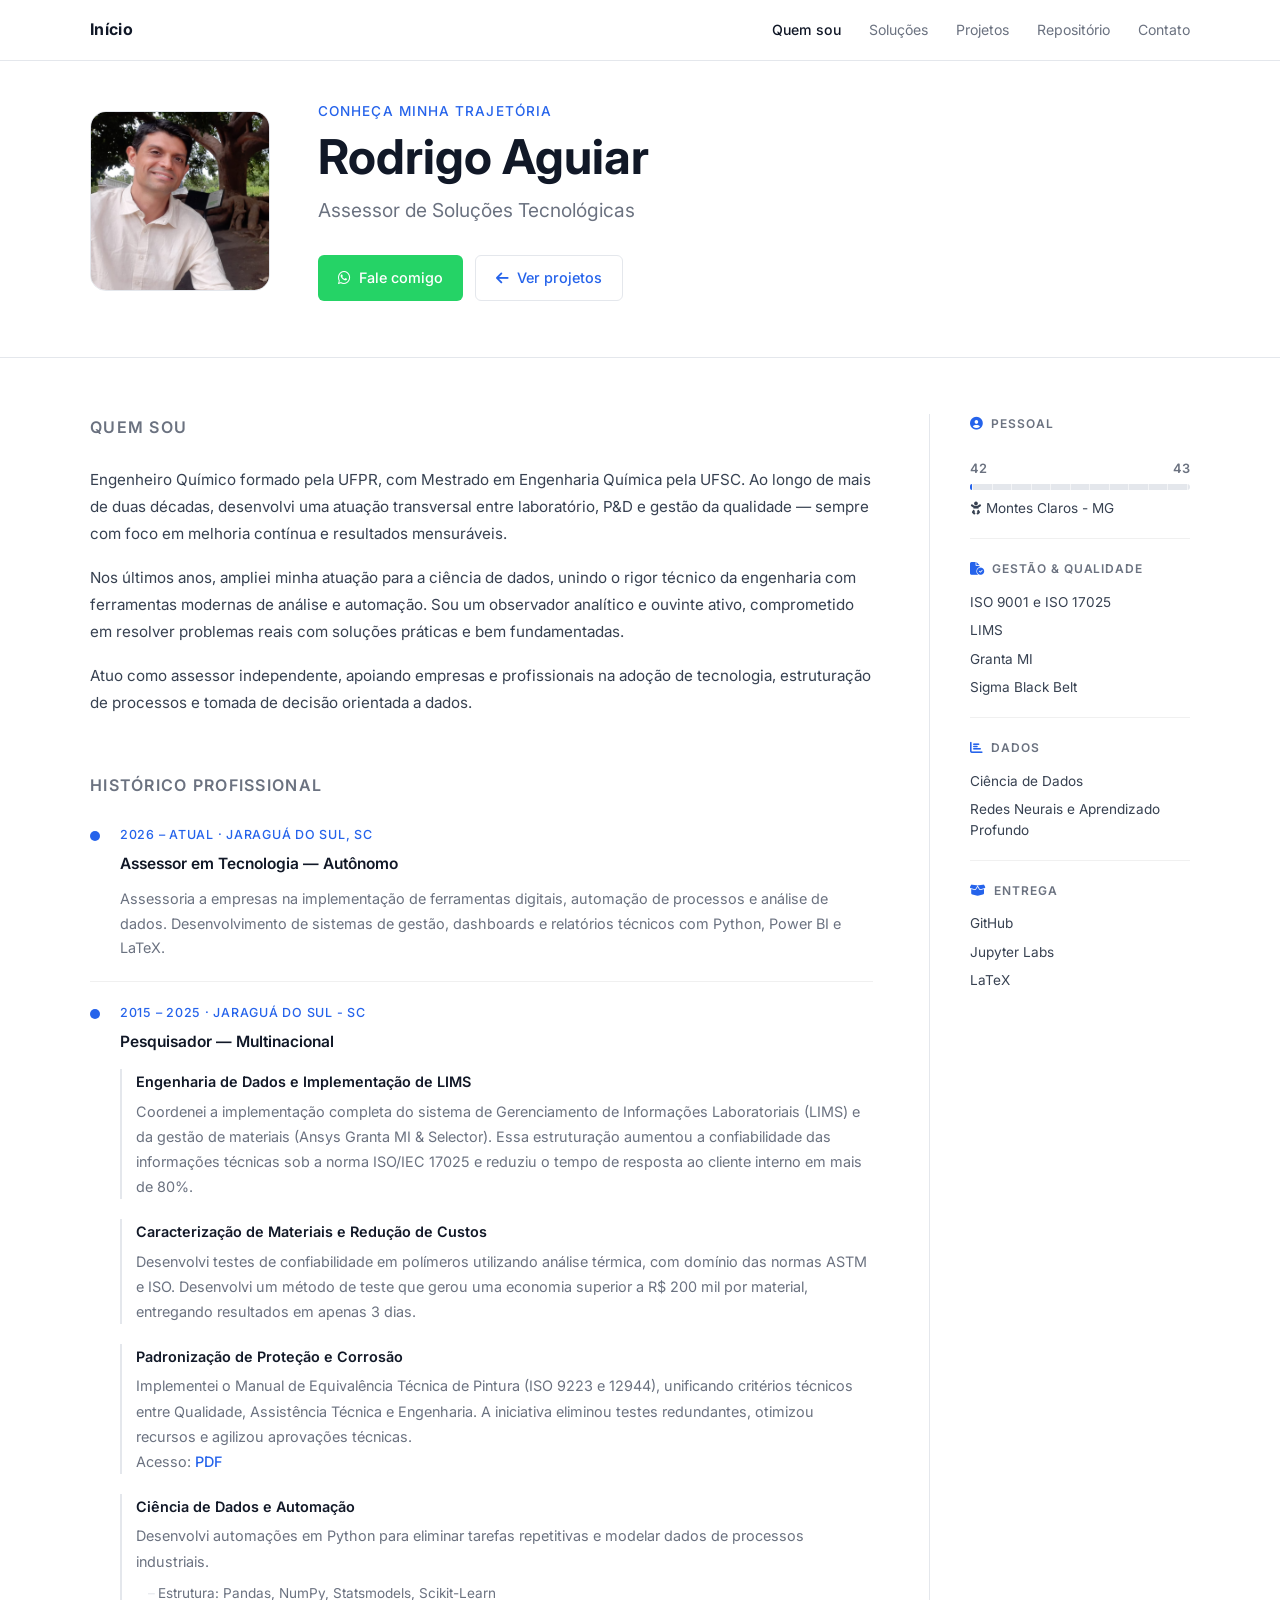
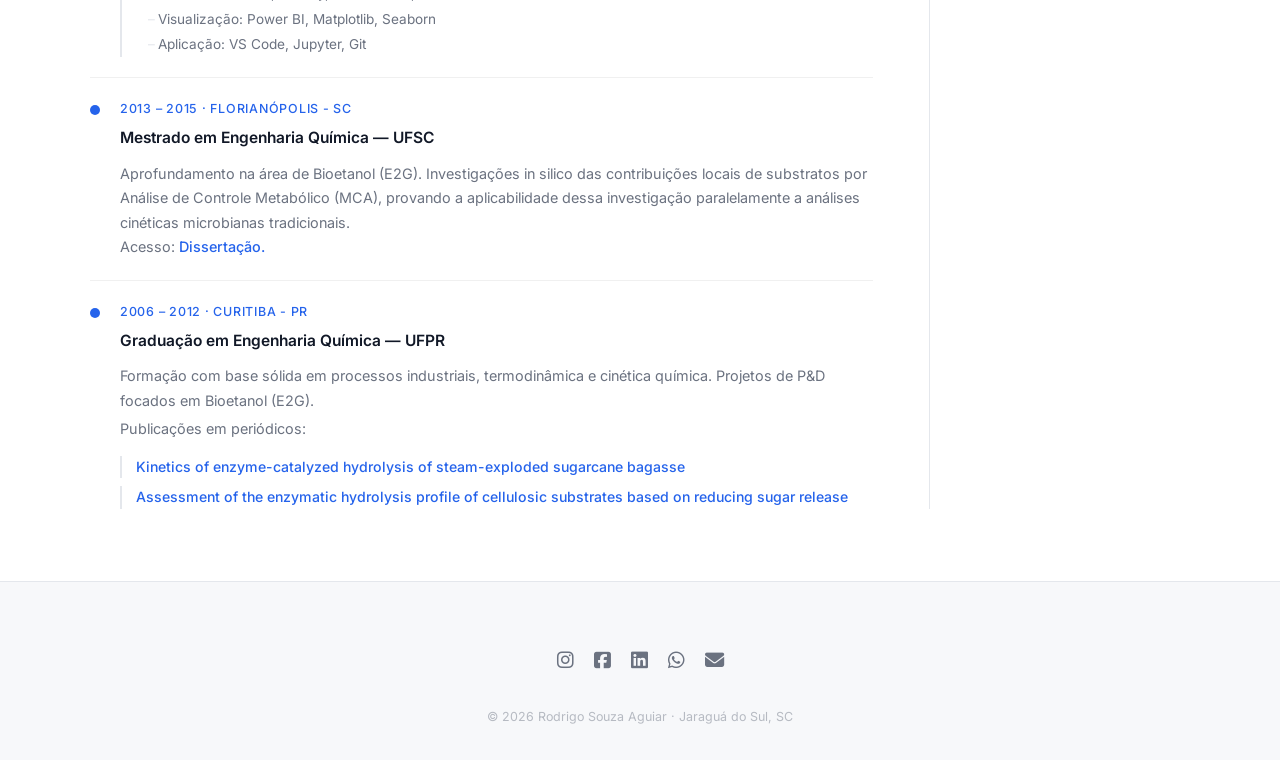
<file: quemsou.html>
<!DOCTYPE html>
<html lang="pt-BR">

<head>
    <meta charset="UTF-8" />
    <meta name="viewport" content="width=device-width, initial-scale=1.0" />
    <title>Quem sou | Rodrigo Aguiar</title>
    <link rel="preconnect" href="https://fonts.googleapis.com" />
    <link rel="preconnect" href="https://fonts.gstatic.com" crossorigin />
    <link href="https://fonts.googleapis.com/css2?family=Inter:wght@300;400;500;600;700&display=swap"
        rel="stylesheet" />
    <link rel="stylesheet" href="https://cdnjs.cloudflare.com/ajax/libs/font-awesome/6.5.0/css/all.min.css" />
    <link rel="stylesheet" href="style.css" />
    <meta name="description" content="Saiba mais sobre a trajetória de Rodrigo Aguiar, Engenheiro Químico e Assessor de Tecnologia com vasta experiência em P&D, gestão da qualidade e ciência de dados." />
    
    <!-- Open Graph -->
    <meta property="og:title" content="Quem sou | Rodrigo Aguiar" />
    <meta property="og:description" content="Trajetória profissional e acadêmica de Rodrigo Aguiar." />
    <meta property="og:type" content="website" />
    <meta property="og:url" content="https://raguiareng.github.io/portfolio/quemsou.html" />
    <meta property="og:image" content="https://raguiareng.github.io/portfolio/images/Rodrigo_Chile.png" />

    <!-- Google tag (gtag.js) -->
    <script async src="https://www.googletagmanager.com/gtag/js?id=G-W9BK12L6K0"></script>
    <script>
        window.dataLayer = window.dataLayer || [];
        function gtag() { dataLayer.push(arguments); }
        gtag('js', new Date());

        gtag('config', 'G-W9BK12L6K0');
    </script>

</head>

<body>

    <!-- ========== NAVBAR ========== -->
    <header class="navbar">
        <div class="container navbar__inner">
            <span class="navbar__logo"><a href="/">Início</a></span>
            <button class="navbar__toggle" aria-label="Abrir menu de navegação">
                <i class="fa-solid fa-bars"></i>
            </button>
            <nav class="navbar__links">
                <a href="quemsou.html" class="navbar__link--active">Quem sou</a>
                <!-- Note a classe 'navbar__link--active' aqui -->
                <a href="/#solucoes">Soluções</a>
                <a href="/#projeto">Projetos</a>
                <a href="/#repositorio">Repositório</a>
                <a href="#contato">Contato</a>
            </nav>
        </div>
    </header>

    <!-- ========== PAGE HEADER ========== -->
    <section class="page-header">
        <div class="container page-header__inner">
            <img src="images/Rodrigo_Chile.png" alt="Foto de perfil de Rodrigo Aguiar" class="page-header__photo" />
            <div class="page-header__text">
                <p class="hero__greeting">Conheça minha trajetória</p>
                <h1 class="hero__name">Rodrigo Aguiar</h1>
                <h2 class="hero__role">Assessor de Soluções Tecnológicas</h2>
                <div class="hero__actions">
                    <a href="https://wa.me/5547992704018?text=Olá%20Rodrigo.%20Entro%20em%20contato%20através%20do%20seu%20site."
                        target="_blank" rel="noopener noreferrer" class="btn btn--whatsapp">
                        <i class="fa-brands fa-whatsapp"></i> Fale comigo
                    </a>
                    <a href="index.html#projeto" class="btn btn--outline">
                        <i class="fa-solid fa-arrow-left"></i> Ver projetos
                    </a>
                </div>
            </div>
        </div>
    </section>

    <!-- ========== LAYOUT PRINCIPAL ========== -->
    <div class="container layout">

        <!-- ========== CONTEÚDO PRINCIPAL ========== -->
        <main class="layout__main">

            <!-- QUEM SOU -->
            <section id="sobre" class="section">
                <h2 class="section__title">Quem sou</h2>

                <p class="about__paragraph">
                    Engenheiro Químico formado pela UFPR, com Mestrado em Engenharia Química
                    pela UFSC. Ao longo de mais de duas décadas, desenvolvi uma atuação
                    transversal entre laboratório, P&D e gestão da qualidade — sempre com
                    foco em melhoria contínua e resultados mensuráveis.
                </p>
                <p class="about__paragraph">
                    Nos últimos anos, ampliei minha atuação para a ciência de dados, unindo
                    o rigor técnico da engenharia com ferramentas modernas de análise e
                    automação. Sou um observador analítico e ouvinte ativo, comprometido em
                    resolver problemas reais com soluções práticas e bem fundamentadas.
                </p>
                <p class="about__paragraph">
                    Atuo como assessor independente, apoiando empresas e profissionais na
                    adoção de tecnologia, estruturação de processos e tomada de decisão
                    orientada a dados.
                </p>
            </section>

            <!-- HISTÓRICO PROFISSIONAL -->
            <section id="historico" class="section">
                <h2 class="section__title">Histórico Profissional</h2>

                <div class="timeline">

                    <div class="timeline__item">
                        <div class="timeline__marker"></div>
                        <div class="timeline__content">
                            <span class="timeline__period">2026 – atual · Jaraguá do Sul, SC</span>
                            <h3 class="timeline__title">Assessor em Tecnologia — Autônomo</h3>
                            <p class="timeline__desc">
                                Assessoria a empresas na implementação de ferramentas digitais,
                                automação de processos e análise de dados. Desenvolvimento de
                                sistemas de gestão, dashboards e relatórios técnicos com Python, Power BI e LaTeX.
                            </p>
                        </div>
                    </div>

                    <!-- ITEM: Pesquisador — Multinacional -->
                    <div class="timeline__item">
                        <div class="timeline__marker"></div>
                        <div class="timeline__content">
                            <span class="timeline__period">2015 – 2025 · Jaraguá do Sul - SC</span>
                            <h3 class="timeline__title">Pesquisador — Multinacional</h3>
                            <ul class="timeline__list">

                                <li>
                                    <b>Engenharia de Dados e Implementação de LIMS</b>
                                    Coordenei a implementação completa do sistema de Gerenciamento de
                                    Informações Laboratoriais (LIMS) e da gestão de materiais (Ansys Granta
                                    MI & Selector). Essa estruturação aumentou a confiabilidade das
                                    informações técnicas sob a norma ISO/IEC 17025 e reduziu o tempo de
                                    resposta ao cliente interno em mais de 80%.
                                </li>

                                <li>
                                    <b>Caracterização de Materiais e Redução de Custos</b>
                                    Desenvolvi testes de confiabilidade em polímeros utilizando análise
                                    térmica, com domínio das normas ASTM e ISO. Desenvolvi um método de
                                    teste que gerou uma economia superior a R$ 200 mil por material,
                                    entregando resultados em apenas 3 dias.
                                </li>

                                <li>
                                    <b>Padronização de Proteção e Corrosão</b>
                                    Implementei o Manual de Equivalência Técnica de Pintura (ISO 9223 e
                                    12944), unificando critérios técnicos entre Qualidade, Assistência
                                    Técnica e Engenharia. A iniciativa eliminou testes redundantes,
                                    otimizou recursos e agilizou aprovações técnicas. <br>
                                    Acesso: <a
                                        href="https://static.weg.net/medias/downloadcenter/h5b/hd2/WEG_WMO_planos_de_pintura_x_corrosividade_ambiental_TN04_portuguese_web.pdf"
                                        target="_blank" rel="noopener noreferrer">PDF</a>
                                </li>

                                <li>
                                    <b>Ciência de Dados e Automação</b>
                                    Desenvolvi automações em Python para eliminar tarefas repetitivas e
                                    modelar dados de processos industriais.
                                    <ul class="timeline__sublist">
                                        <li>Estrutura: Pandas, NumPy, Statsmodels, Scikit-Learn</li>
                                        <li>Visualização: Power BI, Matplotlib, Seaborn</li>
                                        <li>Aplicação: VS Code, Jupyter, Git</li>
                                    </ul>
                                </li>

                            </ul>
                        </div>
                    </div>

                    <div class="timeline__item">
                        <div class="timeline__marker"></div>
                        <div class="timeline__content">
                            <span class="timeline__period">2013 – 2015 · Florianópolis - SC</span>
                            <h3 class="timeline__title">Mestrado em Engenharia Química — UFSC</h3>
                            <p class="timeline__desc">
                                Aprofundamento na área de Bioetanol (E2G). Investigações in silico das
                                contribuições locais de substratos por Análise de Controle Metabólico (MCA),
                                provando a aplicabilidade dessa investigação
                                paralelamente a análises cinéticas microbianas tradicionais.<br>
                                Acesso: <a
                                    href="https://bdtd.ibict.br/vufind/Record/UFSC_bffd1be7838f07044acda2fc5014464e?print=1"
                                    target="_blank" rel="noopener noreferrer">Dissertação.</a>
                            </p>
                        </div>
                    </div>

                    <!-- ITEM: Graduação — UFPR -->
                    <div class="timeline__item">
                        <div class="timeline__marker"></div>
                        <div class="timeline__content">
                            <span class="timeline__period">2006 – 2012 · Curitiba - PR</span>
                            <h3 class="timeline__title">Graduação em Engenharia Química — UFPR</h3>
                            <p class="timeline__desc">
                                Formação com base sólida em processos industriais, termodinâmica e
                                cinética química. Projetos de P&D focados em Bioetanol (E2G).
                            </p>
                            <p class="timeline__desc">Publicações em periódicos:</p>
                            <ul class="timeline__publications">
                                <li>
                                    <a href="https://www.sciencedirect.com/science/article/abs/pii/S0960852413012972?via%3Dihub"
                                        target="_blank" rel="noopener noreferrer">
                                        Kinetics of enzyme-catalyzed hydrolysis of steam-exploded sugarcane bagasse
                                    </a>
                                </li>
                                <li>
                                    <a href="https://www.sciencedirect.com/science/article/abs/pii/S0960852413015770?via%3Dihub"
                                        target="_blank" rel="noopener noreferrer">
                                        Assessment of the enzymatic hydrolysis profile of cellulosic substrates
                                        based on reducing sugar release
                                    </a>
                                </li>
                            </ul>
                        </div>
                    </div>

                </div>
            </section>

        </main>

        <!-- ========== BARRA LATERAL ========== -->
        <aside class="layout__sidebar">

            <div class="sidebar__section">
                <h3 class="sidebar__title">
                    <i class="fa-solid fa-circle-user"></i> Pessoal
                </h3>
                <ul class="sidebar__list">
                    <li>
                        <!-- BARRA DE IDADE -->
                        <div class="age-bar__wrapper">
                            <div class="age-bar__labels">
                                <span id="age-current"></span>
                                <span id="age-next"></span>
                            </div>
                            <div class="age-bar__track">
                                <div class="age-bar__fill" id="age-fill"></div>
                                <div class="age-bar__ticks">
                                    <span></span><span></span><span></span>
                                    <span></span><span></span><span></span>
                                    <span></span><span></span><span></span>
                                    <span></span><span></span><span></span>
                                </div>
                            </div>
                        </div>
                    </li>
                    <li><i class="fa-solid fa-baby"></i><a href="https://www.google.com/search?q=montes+claros+mg"
                            target="_blank" rel="noopener noreferrer"> Montes Claros - MG</a></li>
                </ul>
            </div>

            <!-- Gestão e Qualidade -->
            <div class="sidebar__section">
                <h3 class="sidebar__title">
                    <i class="fa-solid fa-file-circle-check"></i> Gestão & Qualidade
                </h3>
                <ul class="sidebar__list">
                    <li><a href="https://www.google.com/search?q=ISO+9001" target="_blank" rel="noopener noreferrer">ISO 9001</a> e
                        <a href="https://www.google.com/search?q=ISO+17025" target="_blank" rel="noopener noreferrer">ISO 17025</a>
                    </li>
                    <li><a href="https://www.google.com/search?q=LIMS" target="_blank" rel="noopener noreferrer">LIMS</a></li>
                    <li><a href="https://www.ansys.com/products/materials/granta-mi" target="_blank" rel="noopener noreferrer">Granta MI</a></li>
                    <li><a href="https://drive.google.com/file/d/1ZN39htxQnaW3yod-qPVXDo5sMs_pYPU5/view?usp=sharing"
                            target="_blank" rel="noopener noreferrer">Sigma Black Belt</a></li>
                </ul>
            </div>

            <!-- Dados -->
            <div class="sidebar__section">
                <h3 class="sidebar__title">
                    <i class="fa-solid fa-chart-bar"></i> Dados
                </h3>
                <ul class="sidebar__list">
                    <li><a href="https://www.credly.com/badges/82000226-1048-4f4b-bc90-7da1aff6fd20/linked_in_profile"
                            target="_blank" rel="noopener noreferrer">Ciência de Dados</a></li>
                    <li><a href="https://www.coursera.org/account/accomplishments/verify/BRV8FBGEFM7U"
                            target="_blank" rel="noopener noreferrer">Redes Neurais e Aprendizado Profundo</a></li>
                </ul>
            </div>

            <!-- Entrega -->
            <div class="sidebar__section">
                <h3 class="sidebar__title">
                    <i class="fa-solid fa-box-open"></i> Entrega
                </h3>
                <ul class="sidebar__list">
                    <li><a href="https://github.com/RAguiarEng" target="_blank" rel="noopener noreferrer">GitHub</a></li>
                    <li><a href="https://www.google.com/search?q=o+que+posso+desenvolver+com+jupyter+labs"
                            target="_blank" rel="noopener noreferrer">Jupyter Labs</a></li>
                    <li><a href="https://www.google.com/search?q=o+que+c%C3%B3digo+LaTeX+faz" target="_blank" rel="noopener noreferrer">LaTeX</a>
                    </li>
                </ul>
            </div>

        </aside>

    </div>

    <!-- ========== FOOTER ========== -->
    <footer id="contato" class="footer">
        <div class="container footer__inner">
            <!-- <p class="footer__name">Rodrigo S. Aguiar</p>
            <p class="footer__sub">Assessor em Tecnologia | Engenheiro Químico</p> -->

            <div class="footer__socials">
                <a href="https://www.instagram.com/rsaguiarbr/" target="_blank" rel="noopener noreferrer" title="Instagram">
                    <i class="fa-brands fa-instagram"></i>
                </a>
                <a href="https://www.facebook.com/raguiar.eng/" target="_blank" rel="noopener noreferrer" title="Facebook">
                    <i class="fa-brands fa-square-facebook"></i>
                </a>
                <a href="https://linkedin.com/in/rsouzaaguiar/" target="_blank" rel="noopener noreferrer" title="LinkedIn">
                    <i class="fa-brands fa-linkedin"></i>
                </a>
                <a href="https://wa.me/5547992704018?text=Olá%20Rodrigo.%20Entro%20em%20contato%20através%20do%20seu%20site."
                    target="_blank" rel="noopener noreferrer" title="WhatsApp">
                    <i class="fa-brands fa-whatsapp"></i>
                </a>
                <a href="mailto:raguiar.eng@gmail.com?subject=Contato%20pelo%20site" title="E-mail">
                    <i class="fa-solid fa-envelope"></i>
                </a>
            </div>

            <p class="footer__copy">&copy; 2026 Rodrigo Souza Aguiar · Jaraguá do Sul, SC</p>
        </div>

    </footer>

    <script src="js/script_idade.js"></script>

    <!-- Link para o arquivo JavaScript -->
    <script src="js/script_hamburguer.js"></script>

</body>

</html>
</file>
<file: style.css>
/* ============================================
   RESET & BASE
   ============================================ */
*,
*::before,
*::after {
  box-sizing: border-box;
  margin: 0;
  padding: 0;
}

:root {
  --color-bg: #ffffff;
  --color-bg-alt: #f7f8fa;
  --color-sidebar: #f0f2f5;
  --color-surface: #ffffff;
  --color-border: #e4e7ec;
  --color-border-subtle: #f0f0f0;
  --color-line-title: #9ca3af;
  --color-primary: #2563eb;
  --color-primary-h: #1d4ed8;
  --color-accent: #7c3aed;
  --color-whatsapp: #25d366;
  --color-whatsapp-h: #1ebe5a;
  --color-text: #374151;
  --color-muted: #6b7280;
  --color-footer-muted: #b6bac2;
  --color-heading: #111827;

  --font-main: 'Inter', sans-serif;

  --radius-sm: 6px;
  --radius-md: 12px;
  --radius-lg: 20px;
  --radius-img: 10px;

  --transition: 0.2s ease;
}

html {
  scroll-behavior: smooth;
}

body {
  font-family: var(--font-main);
  background-color: var(--color-bg);
  color: var(--color-text);
  line-height: 1.7;
  font-size: 1rem;
}

a {
  text-decoration: none;
  color: inherit;
}

ul {
  list-style: none;
}

img {
  max-width: 100%;
  display: block;
}

/* ============================================
   LAYOUT
   ============================================ */
.container {
  width: 90%;
  max-width: 1100px;
  margin: 0 auto;
}

.section {
  padding: 0 0 56px;
}

.section:last-child {
  padding-bottom: 0;
}

.section__title {
  font-size: 1rem;
  font-weight: 600;
  color: var(--color-muted);
  text-transform: uppercase;
  letter-spacing: 0.08em;
  margin-bottom: 24px;
}

/* ============================================
   BUTTONS
   ============================================ */
.btn {
  display: inline-flex;
  align-items: center;
  gap: 8px;
  padding: 10px 20px;
  border-radius: var(--radius-sm);
  font-size: 0.9rem;
  font-weight: 500;
  font-family: var(--font-main);
  cursor: pointer;
  border: none;
  transition: background var(--transition), color var(--transition), transform var(--transition);
}

.btn:hover {
  transform: translateY(-1px);
}

.btn--primary {
  background-color: var(--color-primary);
  color: #fff;
}

.btn--primary:hover {
  background-color: var(--color-primary-h);
}

.btn--outline {
  background: transparent;
  color: var(--color-primary);
  border: 1.5px solid var(--color-border);
}

.btn--outline:hover {
  border-color: var(--color-primary);
  background: #eff6ff;
}

.btn--whatsapp {
  background-color: var(--color-whatsapp);
  color: #fff;
}

.btn--whatsapp:hover {
  background-color: var(--color-whatsapp-h);
}

/* ============================================
   NAVBAR
   ============================================ */
.navbar {
  position: fixed;
  top: 0;
  left: 0;
  right: 0;
  z-index: 100;
  background-color: rgba(255, 255, 255, 0.92);
  backdrop-filter: blur(12px);
  border-bottom: 1px solid var(--color-border);
}

.navbar__inner {
  display: flex;
  align-items: center;
  justify-content: space-between;
  height: 60px;
}

.navbar__logo {
  font-size: 1rem;
  font-weight: 700;
  color: var(--color-heading);
  letter-spacing: 0.02em;
}

.navbar__links {
  display: flex;
  gap: 28px;
}

.navbar__links a {
  font-size: 0.88rem;
  color: var(--color-muted);
  transition: color var(--transition);
}

.navbar__links a:hover {
  color: var(--color-heading);
}

.navbar__toggle {
  display: none;
  /* Esconde o botão por padrão em telas grandes */
  background: none;
  border: none;
  font-size: 1.4rem;
  color: var(--color-heading);
  cursor: pointer;
  padding: 0;
  line-height: 1;
  z-index: 101;
  /* Garante que o botão fique acima do menu quando aberto */
}

/* =========================================
   LANGUAGE SELECTOR
========================================= */
.lang-selector {
  display: flex;
  align-items: center;
  gap: 12px;
  margin-left: auto; /* Empurra o seletor para a direita se houver espaço */
  margin-right: 20px; /* Espaço entre as bandeiras e o menu hamburguer (mobile) ou links (desktop) */
}

.lang-selector__link {
  display: inline-flex;
  transition: transform 0.2s ease, opacity 0.2s ease;
  opacity: 0.6; /* Deixa a bandeira não-selecionada um pouco mais apagada */
}

.lang-selector__link:hover {
  transform: translateY(-2px); /* Efeito de elevação ao passar o mouse */
  opacity: 0.9;
}

.lang-selector__link--active {
  opacity: 1; /* A bandeira do idioma atual fica com 100% de opacidade */
  pointer-events: none; /* Desativa o clique na bandeira do idioma que já está aberto */
}

.lang-selector__flag {
  width: 24px; /* Tamanho da bandeira */
  height: auto;
  border-radius: 3px; /* Cantos levemente arredondados */
  box-shadow: 0 2px 4px rgba(0, 0, 0, 0.15); /* Sombra sutil para destacar do fundo */
  object-fit: cover;
}

/* Ajuste Mobile: Se precisar diminuir margens em telas menores */
@media (max-width: 768px) {
  .lang-selector {
    margin-right: 15px;
    gap: 10px;
  }
}


/* ============================================
   HERO
   ============================================ */
.hero {
  padding: 120px 0 72px;
  background-color: var(--color-bg);
  border-bottom: 1px solid var(--color-border);
}

.hero__inner {
  display: flex;
  flex-direction: row;
  align-items: center;
  gap: 48px;
}

.hero__photo {
  width: 220px;
  height: 220px;
  object-fit: cover;
  border-radius: 16px;
  flex-shrink: 0;
}

.hero__greeting {
  font-size: 0.85rem;
  color: var(--color-primary);
  font-weight: 500;
  letter-spacing: 0.08em;
  text-transform: uppercase;
}

.hero__name {
  font-size: clamp(2rem, 5vw, 3rem);
  font-weight: 700;
  color: var(--color-heading);
  line-height: 1.15;
  margin: 6px 0 10px;
}

.hero__role {
  font-size: clamp(1rem, 2.2vw, 1.2rem);
  font-weight: 400;
  color: var(--color-muted);
  margin-bottom: 28px;
}

.accent {
  color: var(--color-accent);
}

.hero__actions {
  display: flex;
  flex-wrap: wrap;
  gap: 12px;
}

@media (max-width: 640px) {
  .hero__inner {
    flex-direction: column;
    align-items: flex-start;
  }

  .hero__photo {
    width: 160px;
    height: 160px;
  }
}

/* ============================================
   LAYOUT DUAS COLUNAS
   ============================================ */
.layout {
  display: grid;
  grid-template-columns: 1fr 260px;
  gap: 0;
  align-items: start;
  padding-top: 56px;
  padding-bottom: 72px;
}

.layout__main {
  padding-right: 56px;
  border-right: 1px solid var(--color-border);
}

/* ============================================
   SOLUÇÕES
   ============================================ */
.solution__card {
  display: flex;
  gap: 18px;
  align-items: flex-start;
  padding: 20px 0;
  border-bottom: 1px solid var(--color-border-subtle);
}

.solution__card:first-of-type {
  padding-top: 0;
}

.solution__card:last-of-type {
  border-bottom: none;
  padding-bottom: 0;
}

.solution__icon {
  font-size: 1.2rem;
  color: var(--color-primary);
  min-width: 28px;
  padding-top: 3px;
}

.solution__info h3 {
  font-size: 0.97rem;
  font-weight: 600;
  color: var(--color-heading);
  margin-bottom: 4px;
}

.solution__info p {
  font-size: 0.9rem;
  color: var(--color-muted);
  line-height: 1.7;
}

/* ============================================
   PROJETOS
   ============================================ */
.project__card {
  padding: 20px 0;
  border-bottom: 1px solid var(--color-border-subtle);
}

.project__card:first-of-type {
  padding-top: 0;
}

.project__card:last-of-type {
  border-bottom: none;
  padding-bottom: 0;
}

.project__card-body {
  display: flex;
  gap: 18px;
  align-items: flex-start;
}

.project__icon {
  font-size: 1.2rem;
  color: var(--color-primary);
  min-width: 28px;
  padding-top: 3px;
}

.project__info h3 {
  font-size: 0.97rem;
  font-weight: 600;
  color: var(--color-heading);
  margin-bottom: 6px;
}

.project__info p {
  font-size: 0.9rem;
  color: var(--color-muted);
  line-height: 1.7;
  margin-bottom: 14px;
}

.project__image {
  width: 100%;
  height: 200px;
  object-fit: cover;
  border-radius: var(--radius-img);
  margin: 16px 0 14px;
  border: 1px solid var(--color-border);
}

/* ============================================
   REPOSITÓRIO
   ============================================ */
.repo__card {
  padding: 20px 0;
}

.repo__header {
  display: flex;
  align-items: center;
  gap: 14px;
  margin-bottom: 10px;
}

.repo__icon {
  font-size: 1.4rem;
  color: var(--color-heading);
}

.repo__header h3 {
  font-size: 0.97rem;
  font-weight: 600;
  color: var(--color-heading);
  margin-bottom: 4px;
}

.repo__tag {
  font-size: 0.72rem;
  color: var(--color-primary);
  background: #eff6ff;
  padding: 2px 10px;
  border-radius: var(--radius-lg);
  font-weight: 500;
}

.repo__desc {
  font-size: 0.9rem;
  color: var(--color-muted);
  margin-bottom: 16px;
  line-height: 1.7;
}

/* ============================================
   SIDEBAR
   ============================================ */
.layout__sidebar {
  position: sticky;
  top: 80px;
  padding-left: 40px;
  display: flex;
  flex-direction: column;
}

.sidebar__section {
  padding: 20px 0;
  border-bottom: 1px solid var(--color-border-subtle);
}

.sidebar__section:first-child {
  padding-top: 0;
}

.sidebar__section:last-child {
  border-bottom: none;
}

.sidebar__title {
  font-size: 0.75rem;
  font-weight: 600;
  color: var(--color-muted);
  text-transform: uppercase;
  letter-spacing: 0.08em;
  margin-bottom: 12px;
  display: flex;
  align-items: center;
  gap: 7px;
}

.sidebar__title i {
  color: var(--color-primary);
  font-size: 0.8rem;
}

.sidebar__list {
  display: flex;
  flex-direction: column;
  gap: 8px;
}

.sidebar__list li {
  font-size: 0.85rem;
  color: var(--color-text);
  line-height: 1.5;
}

/* ============================================
   FOOTER
   ============================================ */
.footer {
  background-color: var(--color-bg-alt);
  border-top: 1px solid var(--color-border);
  padding: 48px 0 32px;
  text-align: center;
}

.footer__inner {
  display: flex;
  flex-direction: column;
  align-items: center;
  gap: 10px;
}

.footer__name {
  font-size: 1rem;
  font-weight: 700;
  color: var(--color-heading);
}

.footer__sub {
  font-size: 0.85rem;
  color: var(--color-muted);
}

.footer__socials {
  display: flex;
  gap: 20px;
  margin: 14px 0;
}

.footer__socials a {
  font-size: 1.2rem;
  color: var(--color-muted);
  transition: color var(--transition), transform var(--transition);
}

.footer__socials a:hover {
  color: var(--color-primary);
  transform: translateY(-2px);
}

.footer__socials a[href*="wa.me"]:hover {
  color: var(--color-whatsapp);
}

.footer__copy {
  font-size: 0.78rem;
  color: var(--color-footer-muted);
  margin-top: 6px;
}

/* ============================================
   RESPONSIVO
   ============================================ */
@media (max-width: 900px) {
  .layout {
    grid-template-columns: 1fr;
  }

  .layout__main {
    padding-right: 0;
    border-right: none;
    border-bottom: 1px solid var(--color-border);
    padding-bottom: 40px;
  }

  .layout__sidebar {
    position: static;
    padding-left: 0;
    padding-top: 40px;
    display: grid;
    grid-template-columns: repeat(auto-fit, minmax(180px, 1fr));
    gap: 0 32px;
  }

  /* Mostra o botão do menu hambúrguer em telas pequenas */
  .navbar__toggle {
    display: block;
  }

  /* NOVO: Esconde os links por padrão em telas pequenas e prepara para o menu mobile */
  .navbar__links {
    display: none;
    /* Esconde o menu por padrão */
    flex-direction: column;
    position: fixed;
    top: 0;
    right: 0;
    width: 180px;
    height: 100vh;
    background-color: var(--color-bg);
    /* Fundo do menu mobile */
    padding: 80px 20px 20px;
    /* Espaçamento superior para não cobrir o logo */
    box-shadow: -2px 0 10px rgba(0, 0, 0, 0.1);
    transition: transform 0.3s ease-in-out;
    transform: translateX(100%);
    /* Esconde o menu para a direita */
    z-index: 99;
    /* Fica abaixo do botão de toggle */
    align-items: flex-start;
    /* Alinha os itens à esquerda */
    gap: 20px;
    /* Espaçamento entre os links */
  }

  /* Classe para mostrar o menu mobile */
  .navbar__links--open {
    transform: translateX(0);
    /* Move o menu para a posição visível */
    display: flex;
    /* Garante que o menu seja exibido */
  }

  .navbar__links a {
    font-size: 1.2rem;
    /* Aumenta o tamanho da fonte para mobile */
    color: var(--color-heading);
    padding: 10px 0;
    width: 100%;
    border-bottom: 1px solid var(--color-border-subtle);
  }

  .navbar__links a:last-child {
    border-bottom: none;
  }

}

@media (max-width: 480px) {
  .hero__actions {
    flex-direction: column;
  }

  .btn {
    width: 100%;
    justify-content: center;
  }
}

/* ============================================
   PAGE HEADER (quemsou.html)
   ============================================ */
.page-header {
  padding: 100px 0 56px;
  border-bottom: 1px solid var(--color-border);
  background-color: var(--color-bg);
}

.page-header__inner {
  display: flex;
  flex-direction: row;
  align-items: center;
  gap: 48px;
}

.page-header__photo {
  width: 180px;
  height: 180px;
  object-fit: cover;
  border-radius: 16px;
  flex-shrink: 0;
  border: 1px solid var(--color-border);
}

/* ============================================
   SOBRE — PARÁGRAFOS
   ============================================ */
.about__intro {
  display: flow-root;
}

.about__logo {
  float: left;
  width: 30%;
  max-width: 120px;
  height: auto;
  margin: 0.3rem 1.25rem 0.75rem 0;
}

.about__paragraph {
  font-size: 0.95rem;
  color: var(--color-text);
  line-height: 1.8;
  margin-bottom: 16px;
}

.about__paragraph:last-child {
  margin-bottom: 0;
}

/* ============================================
   TIMELINE
   ============================================ */
.timeline {
  display: flex;
  flex-direction: column;
  gap: 0;
}

.timeline__item {
  display: flex;
  gap: 20px;
  padding: 20px 0;
  border-bottom: 1px solid var(--color-border-subtle);
}

.timeline__item:first-child {
  padding-top: 0;
}

.timeline__item:last-child {
  border-bottom: none;
  padding-bottom: 0;
}

.timeline__marker {
  width: 10px;
  height: 10px;
  min-width: 10px;
  background-color: var(--color-primary);
  border-radius: 50%;
  margin-top: 7px;
}

.timeline__content {
  display: flex;
  flex-direction: column;
  gap: 4px;
}

.timeline__period {
  font-size: 0.78rem;
  color: var(--color-primary);
  font-weight: 500;
  text-transform: uppercase;
  letter-spacing: 0.06em;
}

.timeline__title {
  font-size: 0.97rem;
  font-weight: 600;
  color: var(--color-heading);
  margin: 2px 0 6px;
}

.timeline__desc {
  font-size: 0.9rem;
  color: var(--color-muted);
  line-height: 1.7;
}

/* Lista principal de entregas dentro de um item da timeline */
.timeline__list {
  display: flex;
  flex-direction: column;
  gap: 20px;
  margin-top: 4px;
}

/* Cada entrega da lista principal */
.timeline__list>li {
  padding-left: 14px;
  border-left: 2px solid var(--color-border);
  font-size: 0.9rem;
  color: var(--color-muted);
  line-height: 1.75;
}

/* Rótulo em negrito de cada entrega */
.timeline__list>li>b {
  display: block;
  font-size: 0.9rem;
  font-weight: 600;
  color: var(--color-heading);
  margin-bottom: 4px;
}

/* Sublista de ferramentas (Pandas, Power BI, etc.) */
.timeline__sublist {
  display: flex;
  flex-direction: column;
  gap: 2px;
  margin-top: 8px;
  padding-left: 12px;
}

.timeline__sublist>li {
  font-size: 0.85rem;
  color: var(--color-muted);
  padding-left: 10px;
  position: relative;
}

.timeline__sublist>li::before {
  content: '–';
  position: absolute;
  left: 0;
  color: var(--color-border);
}

/* Links dentro da timeline */
.timeline__desc a,
.timeline__list a {
  color: var(--color-primary);
  font-weight: 500;
  border-bottom: 1px solid transparent;
  transition: border-color var(--transition);
}

.timeline__desc a:hover,
.timeline__list a:hover {
  border-bottom-color: var(--color-primary);
}

/* Lista de publicações (Graduação) */
.timeline__publications {
  display: flex;
  flex-direction: column;
  gap: 8px;
  margin-top: 10px;
}

.timeline__publications>li {
  font-size: 0.88rem;
  color: var(--color-muted);
  padding-left: 14px;
  border-left: 2px solid var(--color-border);
  line-height: 1.6;
}

.timeline__publications>li a {
  color: var(--color-primary);
  font-weight: 500;
  border-bottom: 1px solid transparent;
  transition: border-color var(--transition);
}

.timeline__publications>li a:hover {
  border-bottom-color: var(--color-primary);
}

/* ============================================
   NAVBAR — LINK ATIVO
   ============================================ */
.navbar__link--active {
  color: var(--color-heading) !important;
  font-weight: 500;
}

/* ============================================
   RESPONSIVO — PAGE HEADER
   ============================================ */
@media (max-width: 640px) {
  .page-header__inner {
    flex-direction: column;
    align-items: flex-start;
  }

  .page-header__photo {
    width: 130px;
    height: 130px;
  }
}

/* ============================================
   AGE PROGRESS BAR
   ============================================ */
.age-bar__wrapper {
  margin-top: 12px;
}

.age-bar__labels {
  display: flex;
  justify-content: space-between;
  align-items: center;
  margin-bottom: 6px;
}

.age-bar__labels span {
  font-size: 0.8rem;
  font-weight: 600;
  color: var(--color-muted);
}

.age-bar__track {
  position: relative;
  height: 6px;
  background-color: var(--color-border);
  border-radius: 3px;
  overflow: visible;
}

.age-bar__fill {
  height: 100%;
  background-color: var(--color-primary);
  border-radius: 3px 0 0 3px;
  transition: width 1s ease;
}

.age-bar__ticks {
  position: absolute;
  top: 0;
  left: 0;
  width: 100%;
  height: 100%;
  display: flex;
  justify-content: space-between;
  align-items: center;
  padding: 0 2px;
  pointer-events: none;
}

.age-bar__ticks span {
  display: block;
  width: 1px;
  height: 10px;
  background-color: var(--color-bg);
  opacity: 0.6;
  flex-shrink: 0;
}
</file>
